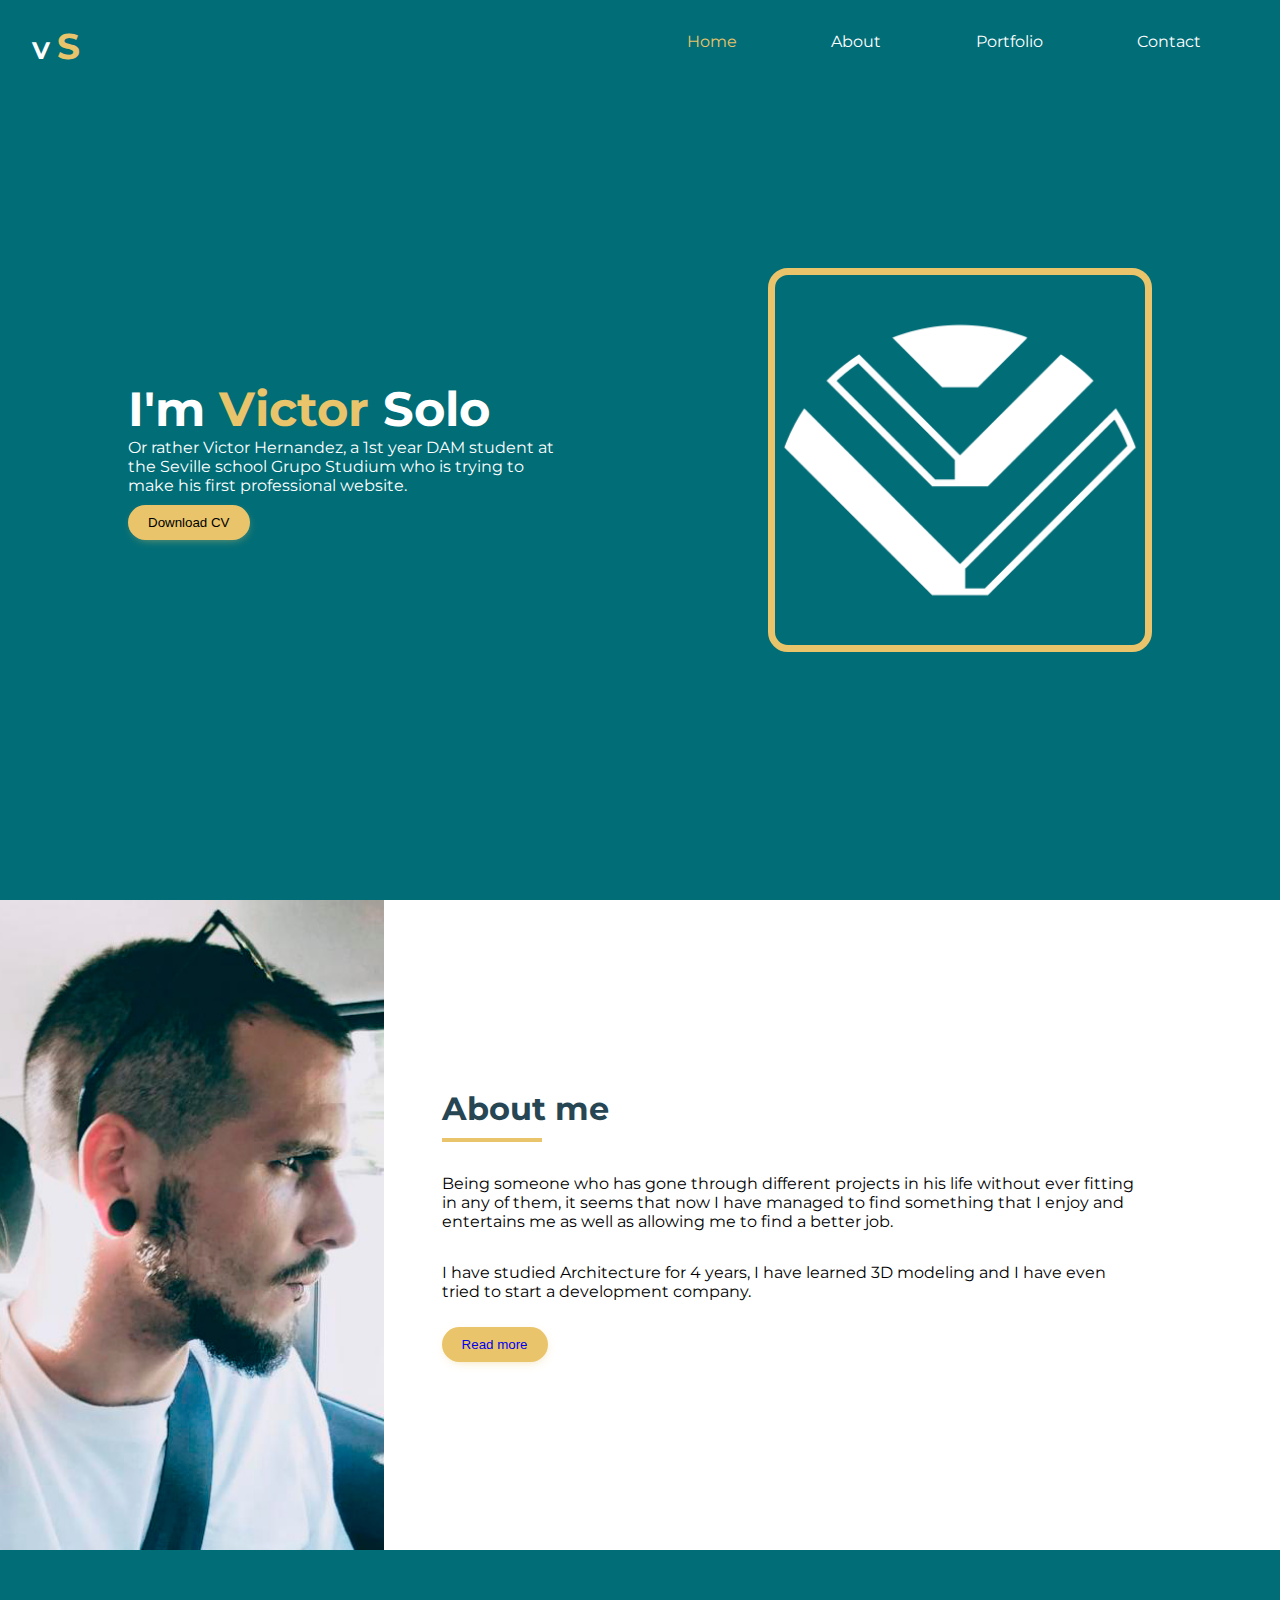
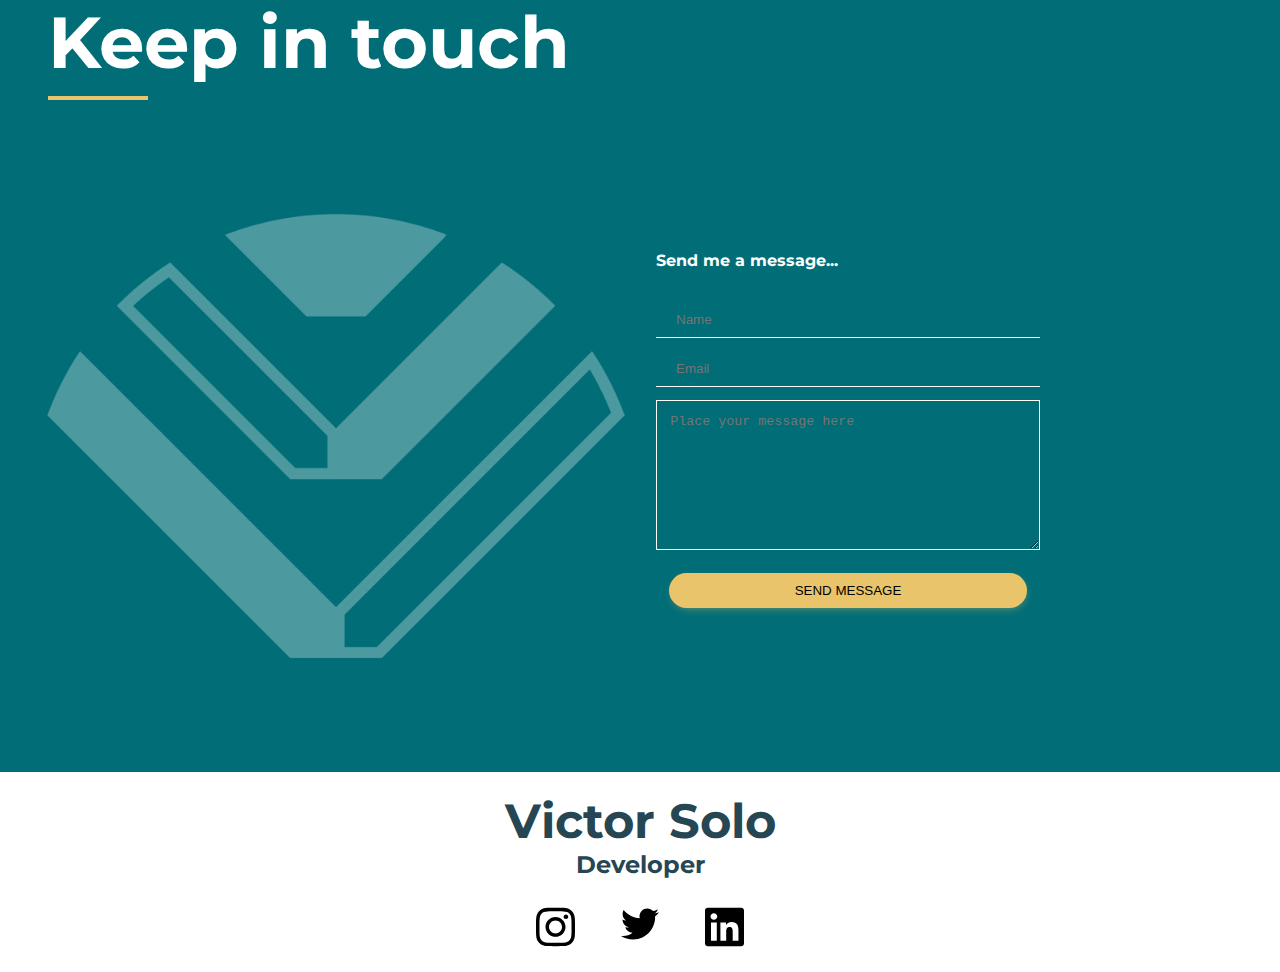
<file: Index.html>
<!DOCTYPE html>
<html lang="en">
    <head>
        <meta charset="UTF-8">
        <meta http-equiv="X-UA-Compatible" content="IE=edge">
        <meta name="viewport" content="width=device-width, initial-scale=1.0">
        <title>Personal Website</title>
        <link rel="stylesheet" href="css/styles.css">
        <link rel="icon" type="image/vnd.microsoft.icon" href="./img/favicon.ico">
    </head>

    <body>

        <!-- Clase wrapper que englobe todo el contenido -->
        <div class="wrapper">
            <header>
                <nav class="navbar">
                    <div class="brand">
                        <h2>V <span>S</span></h2>
                    </div>
                    <!-- Creamos el menu con sus enlaces -->
                    <ul class="menu">
                        <li><a class="active" href="./Index.html">Home</a></li>
                        <li><a href="./About.html">About</a></li>
                        <li><a href="./Portfolio.html">Portfolio</a></li>
                        <li><a href="#contact">Contact</a></li>
                    </ul>
                </nav>
            </header>
            <!-- Bloque principal -->
            <main class="main">
                <div class="info-content">
                    <h1>I'm <span>Victor</span> Solo</h1>
                    <p>Or rather Victor Hernandez, a 1st year DAM student at the Seville school Grupo Studium who is trying to make his first professional website. </p>
                    <!-- Botón de descarga de CV -->
                    <a download="" href="./CV.pdf">
                        <button class="download-cv">Download CV</button>
                     </a>
                </div> 
                <!-- Imagen dentro de bloque principal -->
                <img src="img/logo.png" alt="logo">
             </main>
        </div>

        <!-- Bloque about -->
        <div class="about">
            <!-- Imagen dentro de bloque about -->
            <img src="./img/me2.jpg" alt="foto retrato">
        
            <!-- Bloque interno con la información -->
            <div class="about-info">
                <h2>About me</h2>
                <div class="divider"></div>
                <p>Being someone who has gone through different projects in his life without ever fitting in any of them, it seems that now I have managed to find something that I enjoy and entertains me as well as allowing me to find a better job.</p>
                <p>I have studied Architecture for 4 years, I have learned 3D modeling and I have even tried to start a development company.</p>
                <button class="download-cv">
                    <a href="./About.html" alt="About">
                    Read more
                    </a>
                </button>
            </div>
        </div>
        <!-- Bloque contact -->
        <div id="contact" class="contact-section">
            <div class="contact-headings">
                <h2>Keep in touch</h2>
                <div class="divider"></div>
            </div>
            <!-- Bloque interno para formulario de contacto -->
            <div class="container-contact">
                <img src="./img/logo_op.png" alt="logo con opacidad">
                <div class="contact-form">
                    <h4>Send me a message...</h4>
                    <!-- Formulario falso -->
                    <form action="./Incognita.html" class="form">
                        <input type="text" placeholder="Name">
                        <input type="email" placeholder="Email">
                        <textarea placeholder="Place your message here"></textarea>
                        <button type="submit" class="btn-submit">
                            Send message
                        </button>                     
                    </form>
                </div>

            </div>
        </div>
        <!-- Pie de la página con enlaces a redes sociales -->
        <footer class="footer">
            <div class="footer-content">
                <h2>Victor Solo</h2>
                <h5>Developer</h5>

            </div>
            <div class="social-network">
                <a href="https://www.instagram.com/vic.solo_/" target="_blank">
                    <img src="./img/instagram-brands.svg" alt="instagram">
                </a>
                <a href="https://twitter.com/vichevaz" target="_blank">
                    <img src="./img/twitter-brands.svg" alt="twitter">
                </a>
                <a href="https://www.linkedin.com/in/victor-hern%C3%A1ndez-v%C3%A1zquez-2bb962117/" target="_blank">
                    <img src="./img/linkedin-brands.svg" alt="linkedin">
                </a>

            </div>
        </footer>


    </body>
</html>
</file>
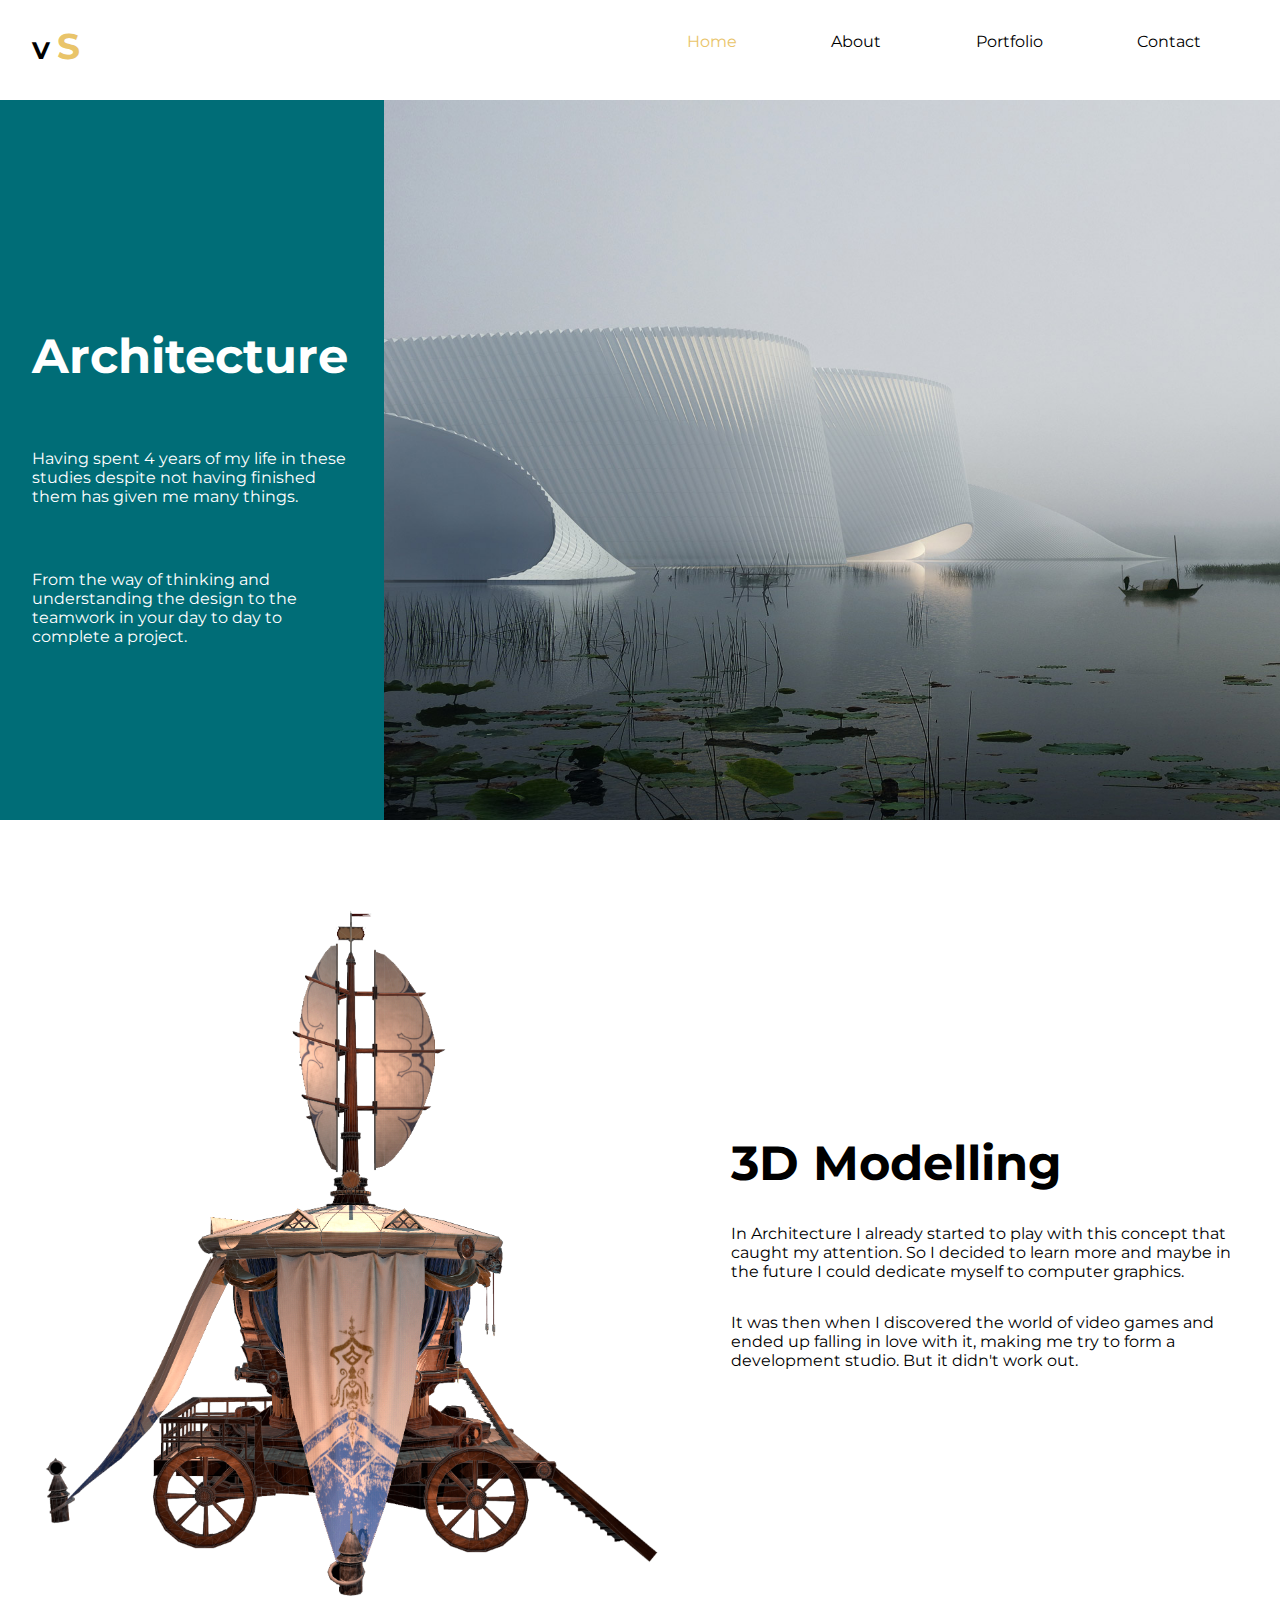
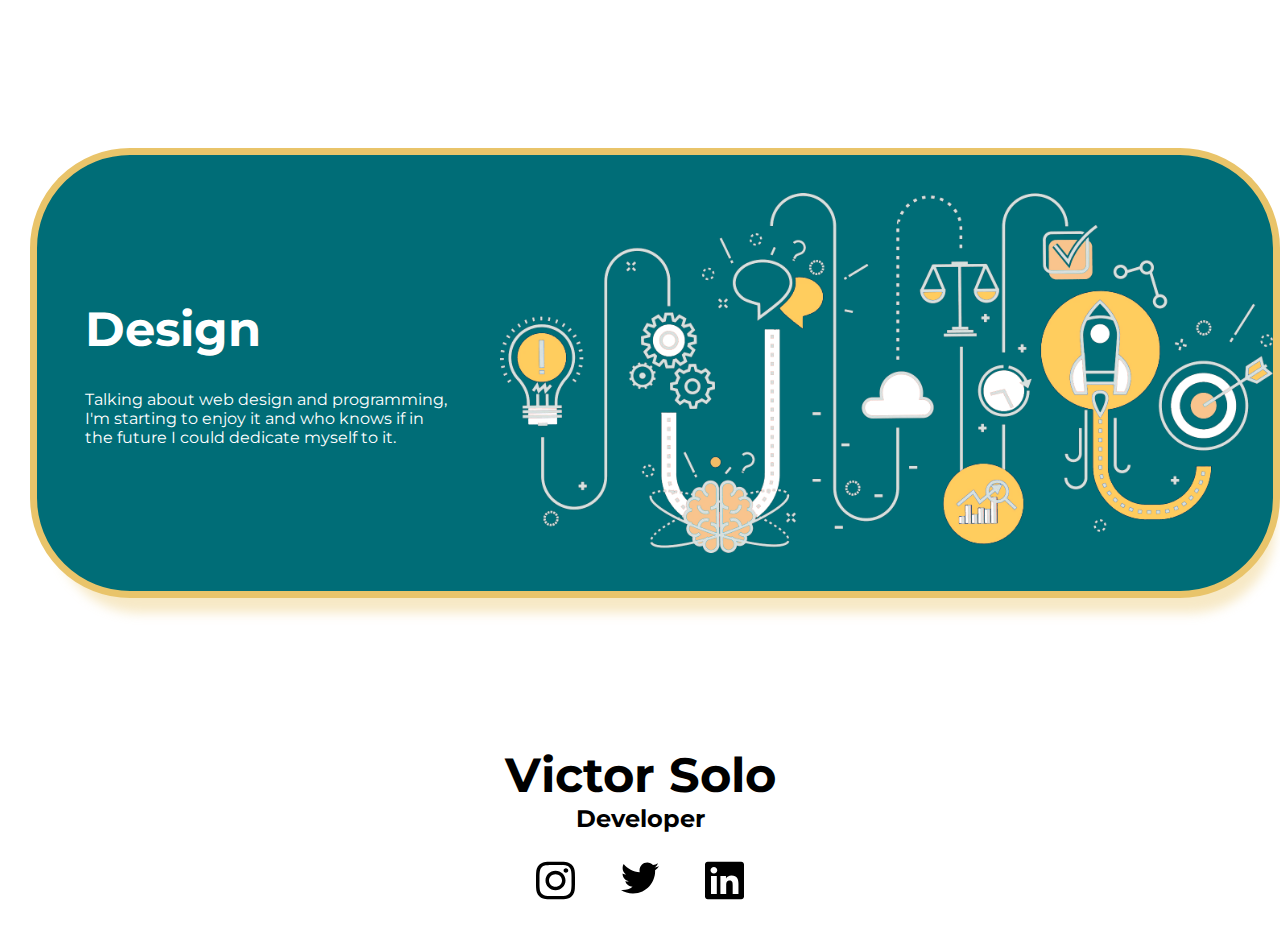
<file: About.html>
<!DOCTYPE html>
<html lang="en">
    <head>
        <meta charset="UTF-8">
        <meta http-equiv="X-UA-Compatible" content="IE=edge">
        <meta name="viewport" content="width=device-width, initial-scale=1.0">
        <title>About me</title>
        <link rel="stylesheet" href="css/styles2.css">
        <link rel="icon" type="image/vnd.microsoft.icon" href="./img/favicon.ico">
    </head>

    <body>

        <!-- Clase wrapper que englobe todo el contenido -->
        <div class="wrapper">
            <header>
                <nav class="navbar">
                    <div class="brand">
                        <h2>V <span>S</span></h2>
                    </div>
                    <!-- Creamos el menu con sus enlaces -->
                    <ul class="menu">
                        <li><a class="active" href="./Index.html">Home</a></li>
                        <li><a href="./About.html">About</a></li>
                        <li><a href="./Portfolio.html">Portfolio</a></li>
                        <li><a href="./Index.html#contact">Contact</a></li>
                    </ul>
                </nav>
            </header>
            <!-- Bloque arquitectura -->
            <div class="architecture">
                <div class="info-content">
                    <h1>Architecture</h1>
                    <p>Having spent 4 years of my life in these studies despite not having finished them has given me many things.</p>
                    <p>From the way of thinking and understanding the design to the teamwork in your day to day to complete a project.</p>   
                </div>
                <div><img src="img/architecture.jpg" alt="foto_arquitectura"></div>
                
            </div>
        </div>

        <!-- Bloque 3D -->
        <div class="modelling">
            <img src="./img/3D_2.png" alt="modelo_3d">
        
            <div class="modelling-info">
                <h2>3D Modelling</h2>
                <p>In Architecture I already started to play with this concept that caught my attention. So I decided to learn more and maybe in the future I could dedicate myself to computer graphics.</p>
                <p>It was then when I discovered the world of video games and ended up falling in love with it, making me try to form a development studio. But it didn't work out.</p>
            </div>
        </div>

        <!-- Bloque diseño web -->
        <div class="design">
            <div class="design-info">
                <h2>Design</h2>
                <p>Talking about web design and programming, I'm starting to enjoy it and who knows if in the future I could dedicate myself to it.</p>
            </div>
            <img src="./img/design.png" alt="design">   
        </div>
        <!-- Pie de la página con enlaces a redes sociales -->
        <footer class="footer">
            <div class="footer-content">
                <h2>Victor Solo</h2>
                <h5>Developer</h5>

            </div>
            <div class="social-network">
                <a href="https://www.instagram.com/vic.solo_/" target="_blank">
                    <img src="./img/instagram-brands.svg" alt="instagram">
                </a>
                <a href="https://twitter.com/vichevaz" target="_blank">
                    <img src="./img/twitter-brands.svg" alt="twitter">
                </a>
                <a href="https://www.linkedin.com/in/victor-hern%C3%A1ndez-v%C3%A1zquez-2bb962117/" target="_blank">
                    <img src="./img/linkedin-brands.svg" alt="linkedin">
                </a>

            </div>
        </footer>


    </body>
</html>
</file>
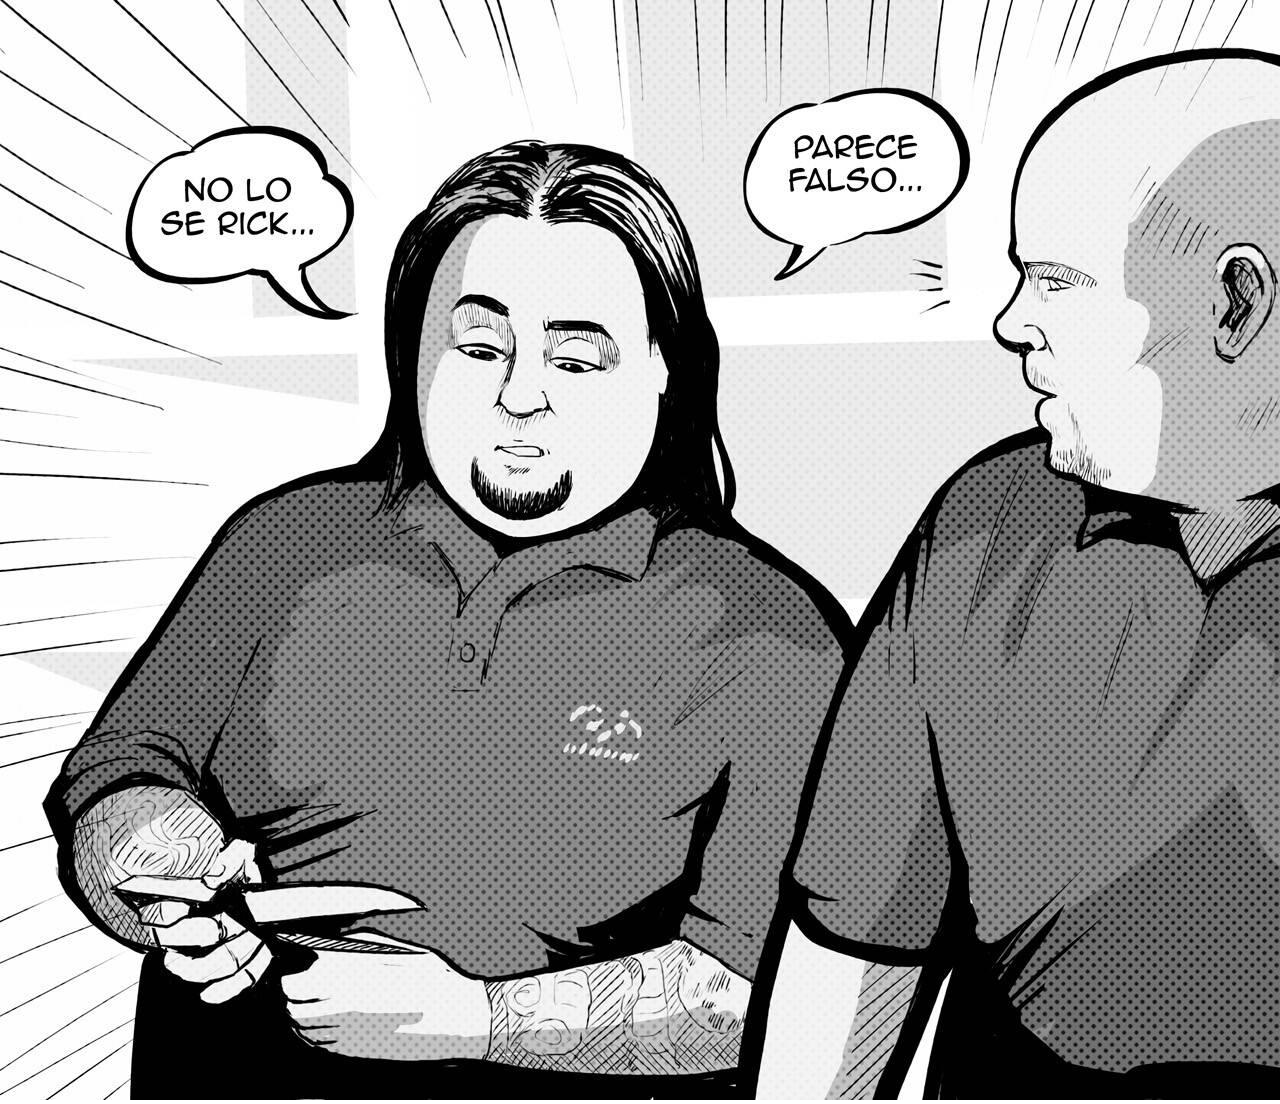
<file: Incognita.html>
<!DOCTYPE html>
<html>
    <head>
        <title>Trampa</title>
        <meta charset="UTF-8">
        <link rel="stylesheet" href="css/styles.css">
        <link rel="icon" type="image/vnd.microsoft.icon" href="img/favicon.ico">
    </head>
    <body>
        <div align="center">
        <a href="Index.html"><img src="./img/trampa.jpg" title="AÚN NO SE HACERLO"  alt="Trampa"></a>
        </div>
    </body>
</file>
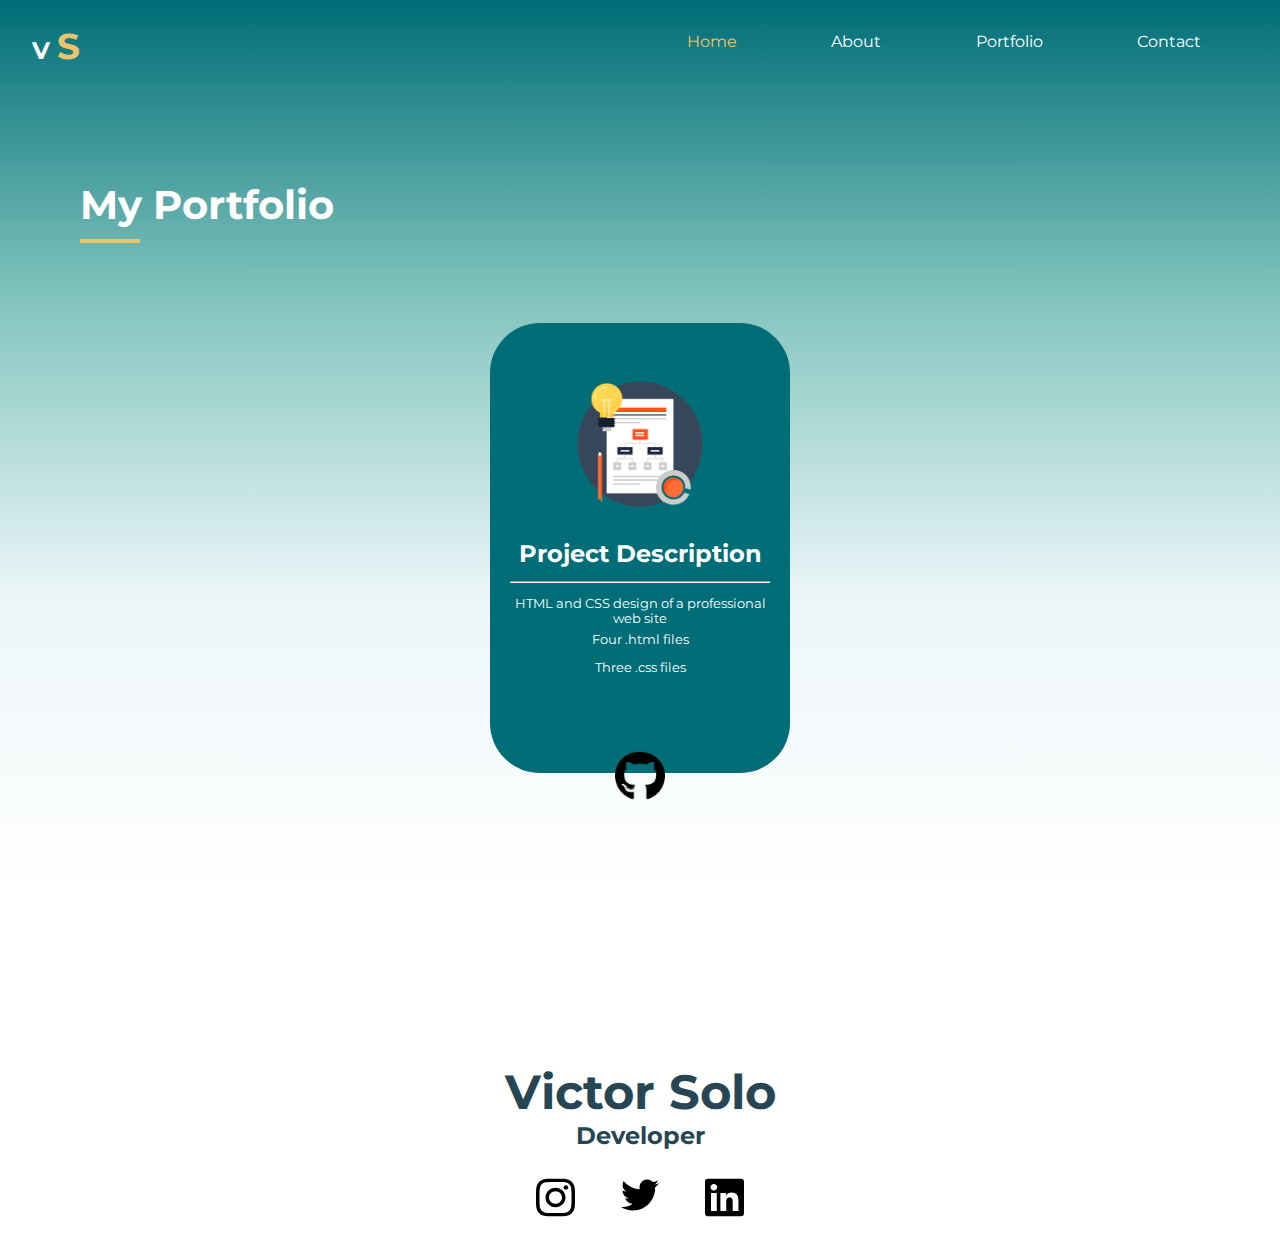
<file: Portfolio.html>
<!DOCTYPE html>
<html lang="en">
    <head>
        <meta charset="UTF-8">
        <meta http-equiv="X-UA-Compatible" content="IE=edge">
        <meta name="viewport" content="width=device-width, initial-scale=1.0">
        <title>Personal Website</title>
        <link rel="stylesheet" href="css/styles3.css">
        <link rel="icon" type="image/vnd.microsoft.icon" href="./img/favicon.ico">
    </head>

    <body>

        <!-- Clase wrapper que englobe todo el contenido -->
        <div class="wrapper">
            <header>
                <nav class="navbar">
                    <div class="brand">
                        <h2>V <span>S</span></h2>
                    </div>
                    <!-- Creamos el menu con sus enlaces -->
                    <ul class="menu">
                        <li><a class="active" href="./Index.html">Home</a></li>
                        <li><a href="./About.html">About</a></li>
                        <li><a href="./Portfolio.html">Portfolio</a></li>
                        <li><a href="./Index.html#contact">Contact</a></li>
                    </ul>
                </nav>
            </header>
            <!-- Bloque arquitectura -->
            <div class="portfolio">
                <!-- Titulo -->
                <div class="portfolio-headings">
                    <h2>My Portfolio</h2>
                    <div class="divider"></div>
                </div>

                <!-- Contenedor para los proyectos -->
                <div class="container">
                    <!-- Tarjeta de proyecto -->
                    <div class="card">
                        <div class="card-img">
                            <img src="./img/project.png" alt="project">
                        </div>
                        <div class="card-title">
                            <h2>Project Description</h2>
                            <hr>
                            <p>HTML and CSS design of a professional web site</p>
                            <ul>
                                <li>Four .html files</li>
                                <li>Three .css files</li>
                            </ul>
                        </div>
                        <div class="projects-links">
                            <a href="https://www.linkedin.com/in/victor-hern%C3%A1ndez-v%C3%A1zquez-2bb962117/" target="_blank">
                                <img class="github" src="./img/github-brands.png" alt="github">
                            </a>
                        </div>
                    </div>

                </div>

            </div>
            <!-- Pie de la página con enlaces a redes sociales -->
            <footer class="footer">
                <div class="footer-content">
                    <h2>Victor Solo</h2>
                    <h5>Developer</h5>
    
                </div>
                <div class="social-network">
                    <a href="https://www.instagram.com/vic.solo_/" target="_blank">
                        <img src="./img/instagram-brands.svg" alt="instagram">
                    </a>
                    <a href="https://twitter.com/vichevaz" target="_blank">
                        <img src="./img/twitter-brands.svg" alt="twitter">
                    </a>
                    <a href="https://www.linkedin.com/in/victor-hern%C3%A1ndez-v%C3%A1zquez-2bb962117/" target="_blank">
                        <img src="./img/linkedin-brands.svg" alt="linkedin">
                    </a>
    
                </div>
            </footer>
        </div>
    </body>
</file>
<file: css/styles.css>
/* Importar fuente de google */
@import url('https://fonts.googleapis.com/css2?family=Montserrat:wght@300&display=swap');

/* Por defecto */
*
{
    margin: 0;
    padding: 0;
    box-sizing: border-box;
}

/* Definir fuente */
body
{
    font-family: 'Montserrat', sans-serif;
    overflow-x: hidden;
}

/* Diseño base */
.wrapper 
{
    width: 100vw;
    height: 100vh;
    background-color: #006d77;
    color: #fff;
}

/* Disposición de barra de navegación */
.navbar
{
    display: flex;
    justify-content: space-between;
    padding: 2em;
}

.brand
{
    margin-top: -8px;
}

/* Color de la letra de la "marca" */
.brand span
{
    color: #e9c46a;
    font-size: 1.5em;
}

/* Disposición del menú y sus enlaces */
.menu
{
    display: flex;
    width: 50%;
    justify-content: space-around;
}

.menu li
{
    list-style: none;

}
.menu a
{
    color: #fff;
    text-decoration: none;
    padding: 10px 20px;
    transition: ease-in-out .4s;
}

.menu .active 
{
    color: #e9c46a;
}

/* Efecto menú */
.menu a:hover 
{
    background-color: #fff;
    color: #2a9d8f;
}

/* Diseño del bloque principal */
.main
{
    margin: 0 auto;
    width: 80vw;
    height: 80vh;
    display: grid;
    grid-template-columns: repeat(2,1fr);
    align-items: center;

}

h1
{
    font-size: 3em;
}

span
{
    color: #e9c46a;
}

.download-cv
{
    padding: 10px 20px ;
    background-color: #e9c46a;
    border: none;
    border-radius: 20px;
    margin-top: 10px;
    cursor: pointer;
    box-shadow: 1px 3px 11px -5px #e9c56abb;
}

/* Efecto botón download */
.download-cv:hover
{
    background-color: #fff;
    box-shadow: none;
}

.main img
{
  width: 30vw;
  border: 7px solid #e9c46a;
  border-radius: 20px;
  margin-left: 200px;
  margin-right: 0px;

 
}

/* Diseño del bloque about */
.about
{
    display: grid;
    grid-template-columns: repeat(10, 1fr);
    width: 100vw;
    align-items: center;
}

.about-info
{
    width: 60vw;
    padding: 2em;
    grid-column: 5/10;
}

.about-info h2
{
    font-size: 2em;
    color: #264653;
    
}

/* Barra divisora por CSS */
.divider
{
    height: 4px;
    width: 100px;
    background-color: #e9c46a;
    margin-top: 10px;
    margin-bottom: 0em;
}

.about p
{
    margin-bottom: 1em;
    margin-top: 2em;
}

.about img
{
    width: 30vw;
    grid-column: 1/5;
}
.about a
{
    text-decoration: none;
}

/* Diseño del bloque contact */
.contact-section
{
    background-color: #006d77;
    color: #fff;
}

.contact-headings
{
    padding: 1em 0em 0em 1em;
    font-size: 3em;
}

.container-contact
{
    display: grid;
    grid-template-columns: repeat(2,1fr);
    align-items: center;
    padding: 1em;
    margin-top: 0;
}

.container-contact img
{
    width: 50vw;
    bottom: 0px;
    padding: 1em;
}

/* Diseño formulario */
.form
{
    display: flex;
    flex-direction: column;
    width: 30vw;
    margin-top: 2em;
}

.form input
{
    padding: 10px 20px;
    margin-bottom: 1em;
    background: none;
    border: none;
    border-bottom: 1px solid #fff;
    color: #fff;
}

.form textarea
{
    height: 150px;
    padding: 1em;
    background: none;
    border: 1.5px solid #fff;
    color: #fff;
    margin-bottom: 10px;

}

/* Diseño botón formulario */
.btn-submit
{
    padding: 10px 20px;
    margin: 1em;
    border: none;
    text-transform: uppercase;
    background-color: #e9c46a;
    border-radius: 20px;
    cursor: pointer;
    box-shadow: 1px 3px 11px -5px #e9c56abb;
}

.btn-submit:hover
{
    background-color: #fff;
    box-shadow: none;
}

/* Diseño pie de página con enlaces */
.footer
{
    display: flex;
    padding: 10px;
    flex-direction: column;
    justify-content: center;
    align-items: center;
    width: 100vw;
    height: 200px;
    background-color: #fff;
    color: #264653;
}

.footer-content h2
{
    font-size: 3em;
    text-align: center;
}

.footer-content h5
{
    font-size: 1.5em;
    text-align: center;
    
}
.social-network
{
    display: flex;
    justify-content: space-evenly;
    width: 300px;
    margin-top: 1em;
}

.social-network img
{
    width: 3vw;
    margin-bottom: 0px;
    margin-top: 10px;
}
</file>
<file: css/styles2.css>
/* Importar fuente de google */
@import url('https://fonts.googleapis.com/css2?family=Montserrat:wght@300&display=swap');

/* Por defecto */
*
{
    margin: 0;
    padding: 0;
    box-sizing: border-box;
}

/* Definir fuente */
body
{
    font-family: 'Montserrat', sans-serif;
    overflow-x: hidden;
}

/* Diseño base */
.wrapper 
{
    width: 100vw;
    height: 100vh;

}

/* Disposición de barra de navegación */
.navbar
{
    display: flex;
    justify-content: space-between;
    padding: 2em;
}

.brand
{
    margin-top: -8px;
}

.brand span
{
    color: #e9c46a;
    font-size: 1.5em;
}

.menu
{
    display: flex;
    width: 50%;
    justify-content: space-around;
}

.menu li
{
    list-style: none;

}
.menu a
{
    text-decoration: none;
    color: #000;
    padding: 10px 20px;
    transition: ease-in-out .4s;
}

.menu .active 
{
    color: #e9c46a;
}

.menu a:hover 
{
    background-color: #006d77;
    color: #fff;
}

.architecture
{
    margin: 0 auto;
    height: 80vh;
    display: grid;
    grid-template-columns: repeat(2,1fr);
    align-items: center;
    background-color: #006d77;
    color: #fff;

}

/* Diseño del bloque arquitecture */
.architecture h1
{
    font-size: 3em;
    margin-top: 1em;
    padding: 2rem;
}

span
{
    color: #e9c46a;
}

.architecture p
{
    width: 30vw;
    padding: 2em;

}

.architecture img
{
  height: 80vh; 
}

/* Diseño del bloque 3D */
.modelling
{
    display: grid;
    grid-template-columns: repeat(2, 1fr);
    align-items: center;
    height: 80vh;
}

.modelling-info
{
    padding: 2em;
}

.modelling-info h2
{
    font-size: 3em;
}

.divider
{
    height: 4px;
    width: 100px;
    background-color: #e9c46a;
    margin-top: 10px;
    margin-bottom: 0em;
}

.modelling p
{
    margin-bottom: 1em;
    margin-top: 2em;
}

.modelling img
{
    height: 80vh;
    grid-column: 1/2;
}

/* Diseño del web design */
.design
{
    background-color: #006d77;
    display: grid;
    grid-template-columns: repeat(2,1fr);
    height: 50vh;
    color: #fff;
    border: 7px solid #e9c46a;
    border-radius: 100px;
    box-shadow: 10px 30px 11px -15px #e9c56a62;
    margin-left: 30px;
    margin-top: 10%;
    margin-bottom: 10%;
    align-items: center;
    
}

.design-info
{
    padding: 3rem;
}

.design h2
{
    font-size: 3em;
}

.design p
{
    padding-top: 2em;
}

.design img
{
    height: 40vh;

}

/* Diseño pie de página con enlaces */
.footer
{
    display: flex;
    padding: 10px;
    flex-direction: column;
    justify-content: center;
    align-items: center;
    width: 100vw;
    height: 200px;
    background-color: #fff;
    color: #000;
}

.footer-content h2
{
    font-size: 3em;
    text-align: center;
}

.footer-content h5
{
    font-size: 1.5em;
    text-align: center;
    
}
.social-network
{
    display: flex;
    justify-content: space-evenly;
    width: 300px;
    margin-top: 1em;
}

.social-network img
{
    width: 3vw;
    margin-bottom: 0px;
    margin-top: 10px;
}
</file>
<file: css/styles3.css>
/* Importar fuente de google */
@import url('https://fonts.googleapis.com/css2?family=Montserrat:wght@300&display=swap');

/* Por defecto */
*
{
    margin: 0;
    padding: 0;
    box-sizing: border-box;
}

/* Definir fuente */
body
{
    font-family: 'Montserrat', sans-serif;
    overflow-x: hidden;
}

/* Diseño base */
.wrapper 
{
    width: 100vw;
    height: 100vh;
    background: linear-gradient(#006d77, #83c5be, #edf6f9, #fff);
    color: #fff;
}

/* Disposición de barra de navegación */
.navbar
{
    display: flex;
    justify-content: space-between;
    padding: 2em;
}

.brand
{
    margin-top: -8px;
}

.brand span
{
    color: #e9c46a;
    font-size: 1.5em;
}

.menu
{
    display: flex;
    width: 50%;
    justify-content: space-around;
}

.menu li
{
    list-style: none;

}
.menu a
{
    color: #fff;
    text-decoration: none;
    padding: 10px 20px;
    transition: ease-in-out .4s;
}

.menu .active 
{
    color: #e9c46a;
}

.menu a:hover 
{
    background-color: #fff;
    color: #2a9d8f;
}

/* Diseño del bloque portfolio */
.divider
{
    height: 4px;
    width: 60px;
    background-color: #e9c46a;
    margin-top: 10px;
    margin-bottom: 0em;
}

.portfolio-headings
{
    width: 100vw;
    padding: 5em;
}

.portfolio-headings h2
{
    font-size: 2.5em;
}

/* Diseño del bloque container dentro de portfolio */
.portfolio .container
{
    width: 80vw;
    height: 80vh;
    margin: 0 auto;
    display: flex;
    justify-content: center;
    

}

/* Diseño de las tarjetas */
.card
{
    width: 300px;
    height: 450px;
    background-color: #006d77;
    border-radius: 50px;
    text-align: center ;

}

.card img
{
    width: 15vw;
    margin-top: 50px;

}

.card-title
{
    padding: 20px;   
}

.card-title p
{
    font-size: 0.8em;
    margin-top: 1em;
}

.card-title hr
{
    font-size: 0.8em;
    margin-top: 1em;

}

.card-title li
{
    list-style: none;
    font-size: 0.8em;
    padding: 0.5em;
}

.projects-links img
{
    height: 50px;
    width: 50px;
    
}

/* Diseño pie de página con enlaces */
.footer
{
    display: flex;
    padding: 10px;
    flex-direction: column;
    justify-content: center;
    align-items: center;
    width: 100vw;
    height: 200px;
    background-color: #fff;
    color: #264653;
}

.footer-content h2
{
    font-size: 3em;
    text-align: center;
}

.footer-content h5
{
    font-size: 1.5em;
    text-align: center;
    
}
.social-network
{
    display: flex;
    justify-content: space-evenly;
    width: 300px;
    margin-top: 1em;
}

.social-network img
{
    width: 3vw;
    margin-bottom: 0px;
    margin-top: 10px;
}
</file>
